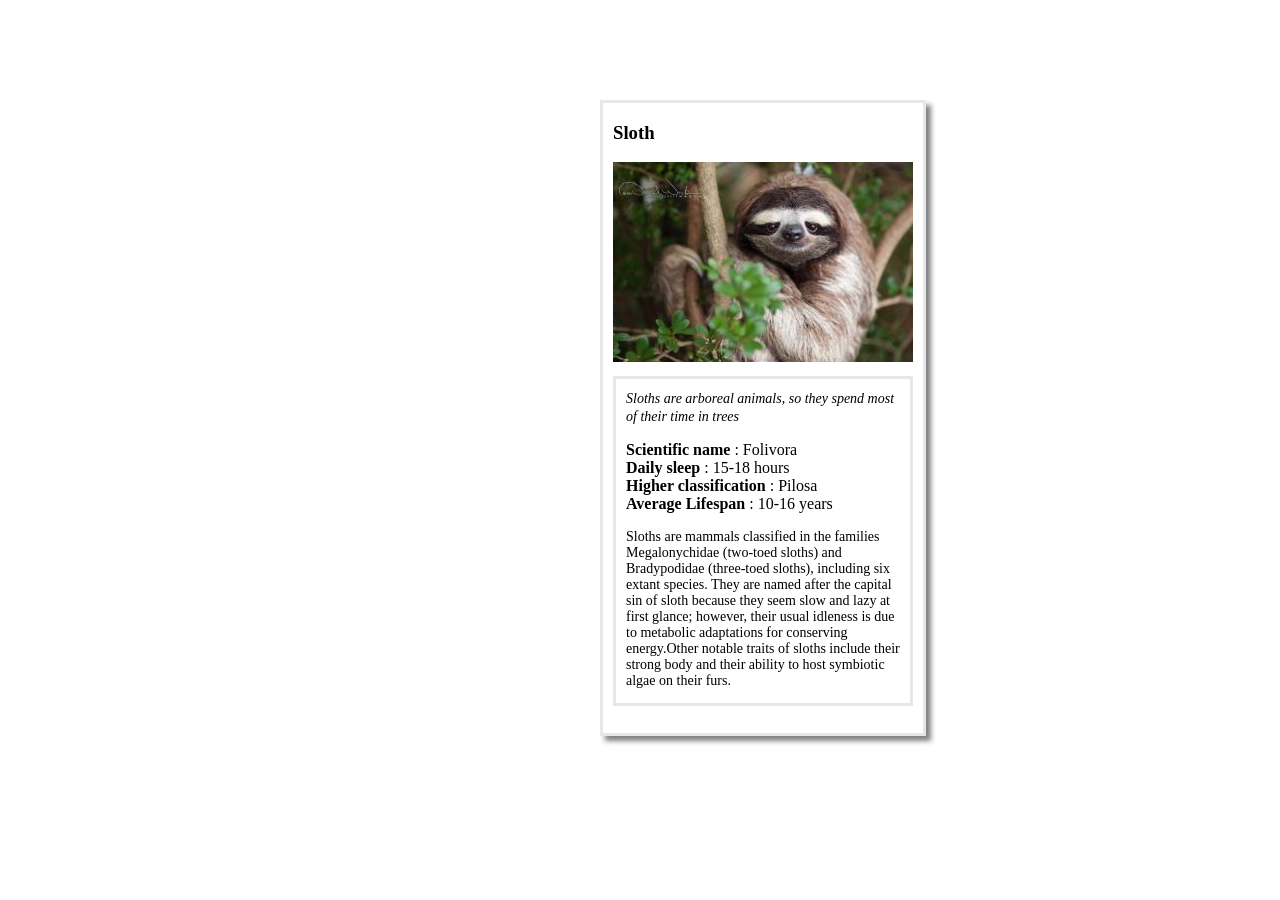
<file: fend-animal-trading-cards-master/card.html>
<!DOCTYPE html>
<html>
<head>
	<meta charset="utf-8">
	<title>Animal Trading Cards</title>
    <link rel="stylesheet" href="styles.css">
   
</head>
<body>
	<div class="border">
		<!-- your favorite animal's name goes here -->
		<h3>Sloth</h3>
		<!-- your favorite animal's image goes here -->
		<img src="sloth.jpg" alt="sloth">
		<div class="border2">
			<!-- your favorite animal's interesting fact goes here -->
            <span class="font1"> <em>Sloths are arboreal animals, so they spend most of their time in trees </em> </span>
			
			<ul>
				<!-- your favorite animal's list items go here -->
                <li><span><strong>Scientific name</strong> </span>: Folivora </li>
				<li><span><strong>Daily sleep</strong> </span>: 15-18 hours</li>
				<li><span><strong>Higher classification</strong> </span>: Pilosa</li>
				<li><span><strong>Average Lifespan</strong> </span>: 10-16 years</li>
			</ul>
			<!-- your favorite animal's description goes here -->
			<p>Sloths are mammals classified in the families Megalonychidae (two-toed sloths) and Bradypodidae (three-toed sloths), including six extant species. They are named after the capital sin of sloth because they seem slow and lazy at first glance; however, their usual idleness is due to metabolic adaptations for conserving energy.Other notable traits of sloths include their strong body and their ability to host symbiotic algae on their furs.</p>
		</div>
	</div>
</body>
</html>
</file>
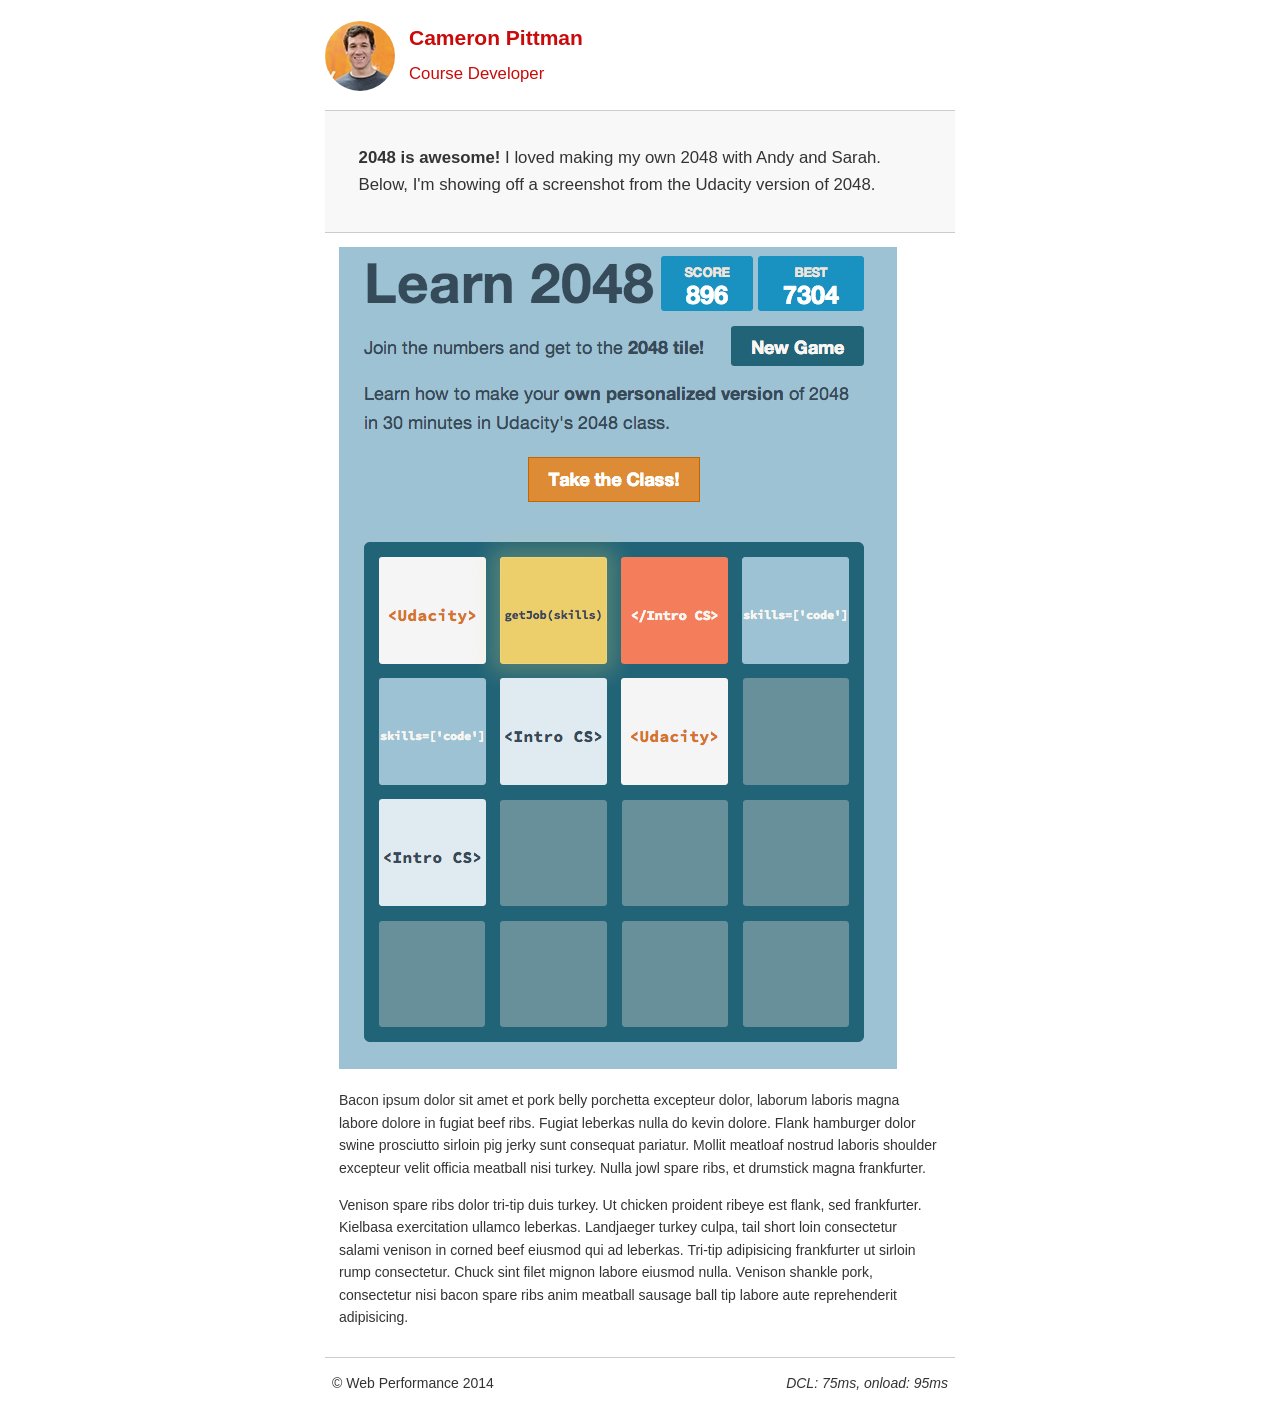
<file: webopt/project-2048.html>
<!DOCTYPE html>
<html lang="en">
  <head>
    <meta charset="utf-8">
    <meta name="viewport" content="width=device-width, initial-scale=1">
    <meta name="description" content=" FILL ME IN ">
    <meta name="author" content=" FILL ME IN ">
    <title>Cameron Pittman: Portfolio</title>

    <!-- Hmm, what is the impact of web fonts on speed? Measure it... -->
    <!-- <link href="//fonts.googleapis.com/css?family=Open+Sans:400,700" rel="stylesheet"> -->

    <link href="css/style.css" rel="stylesheet">
    <link href="css/print.css" rel="stylesheet">

    <script>
      (function(w,g){w['GoogleAnalyticsObject']=g;
      w[g]=w[g]||function(){(w[g].q=w[g].q||[]).push(arguments)};w[g].l=1*new Date();})(window,'ga');

      // Optional TODO: replace with your Google Analytics profile ID.
      ga('create', 'UA-XXXX-Y');
      ga('send', 'pageview');
    </script>
    <script src="//www.google-analytics.com/analytics.js"></script>
    <script src="js/perfmatters.js"></script>
  </head>

  <body>
    <header>
      <a href="/"><img src="img/profilepic.jpg"></a>
      <p>Cameron Pittman<br><span>Course Developer</span></p>
    </header>

    <div class="container">
      <div class="hero">
        <strong>2048 is awesome!</strong> I loved making my own 2048 with Andy and Sarah. Below, I'm showing off a screenshot from the Udacity version of 2048.
      </div>

      <div class="content">

        <img class="img-responsive" src="img/2048.png">

        <p>Bacon ipsum dolor sit amet et pork belly porchetta excepteur dolor, laborum laboris magna labore dolore in fugiat beef ribs. Fugiat leberkas nulla do kevin dolore. Flank hamburger dolor swine prosciutto sirloin pig jerky sunt consequat pariatur. Mollit meatloaf nostrud laboris shoulder excepteur velit officia meatball nisi turkey. Nulla jowl spare ribs, et drumstick magna frankfurter.</p>

        <p>Venison spare ribs dolor tri-tip duis turkey. Ut chicken proident ribeye est flank, sed frankfurter. Kielbasa exercitation ullamco leberkas. Landjaeger turkey culpa, tail short loin consectetur salami venison in corned beef eiusmod qui ad leberkas. Tri-tip adipisicing frankfurter ut sirloin rump consectetur. Chuck sint filet mignon labore eiusmod nulla. Venison shankle pork, consectetur nisi bacon spare ribs anim meatball sausage ball tip labore aute reprehenderit adipisicing.</p>

    </div>

    <footer>
      <p>&copy; Web Performance 2014 <span id="crp-stats"></span></p>
    </footer>
  </body>
</html>
</file>
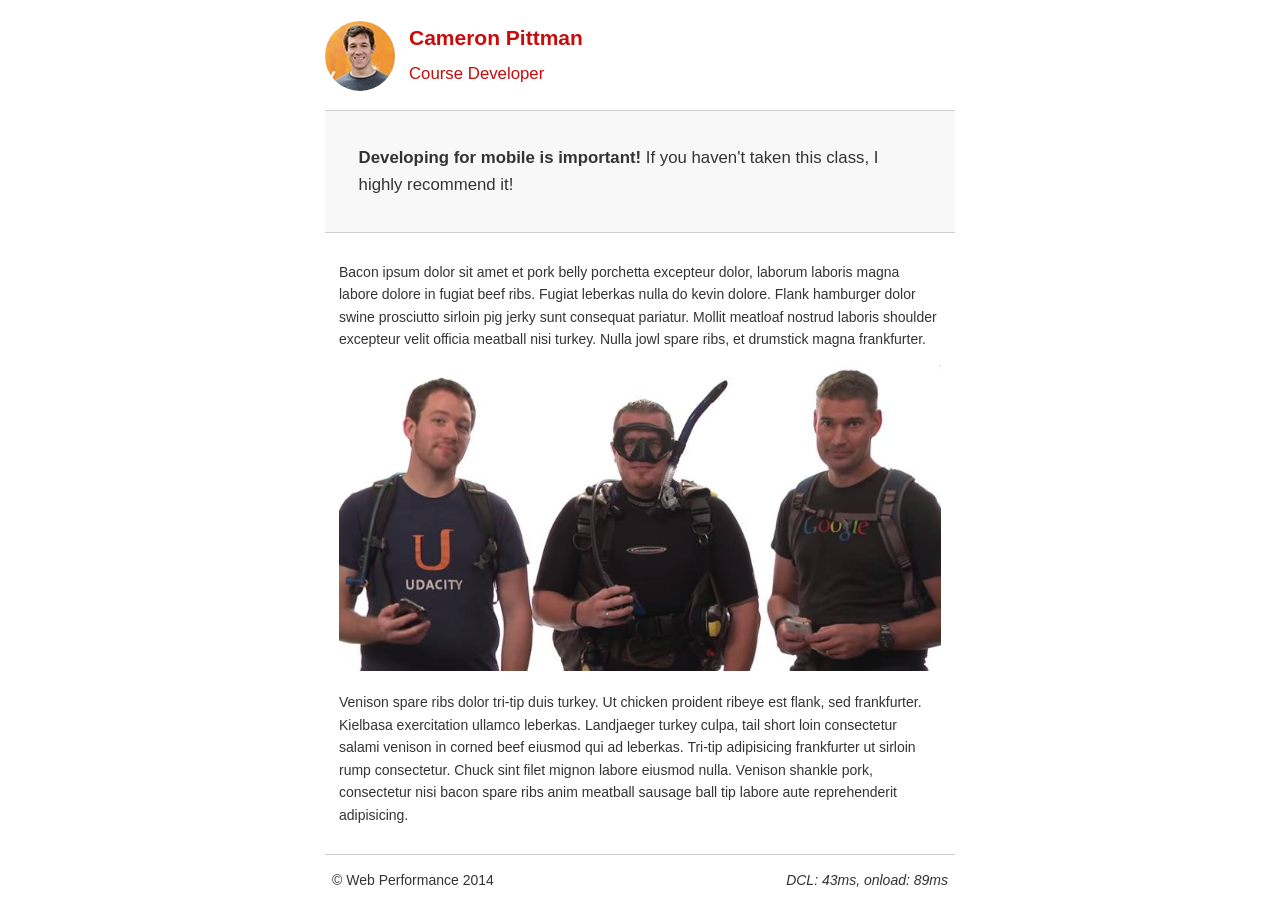
<file: webopt/project-mobile.html>
<!DOCTYPE html>
<html lang="en">
  <head>
    <meta charset="utf-8">
    <meta name="viewport" content="width=device-width, initial-scale=1">
    <meta name="description" content=" FILL ME IN ">
    <meta name="author" content=" FILL ME IN ">
    <title>Cameron Pitman: Portfolio</title>

    <!-- Hmm, what is the impact of web fonts on speed? Measure it... -->
    <!-- <link href="//fonts.googleapis.com/css?family=Open+Sans:400,700" rel="stylesheet"> -->

    <link href="css/style.css" rel="stylesheet">
    <link href="css/print.css" rel="stylesheet">

    <script>
      (function(w,g){w['GoogleAnalyticsObject']=g;
      w[g]=w[g]||function(){(w[g].q=w[g].q||[]).push(arguments)};w[g].l=1*new Date();})(window,'ga');

      // Optional TODO: replace with your Google Analytics profile ID.
      ga('create', 'UA-XXXX-Y');
      ga('send', 'pageview');
    </script>
    <script src="http://www.google-analytics.com/analytics.js"></script>
    <script async src="js/perfmatters.js"></script>
  </head>

  <body>
    <header>
      <a href="/"><img src="img/profilepic.jpg"></a>
      <p>Cameron Pittman<br><span>Course Developer</span></p>
    </header>

    <div class="container">
      <div class="hero">
        <strong>Developing for mobile is important!</strong> If you haven't taken this class, I highly recommend it!
      </div>

      <div class="content">

        <p>Bacon ipsum dolor sit amet et pork belly porchetta excepteur dolor, laborum laboris magna labore dolore in fugiat beef ribs. Fugiat leberkas nulla do kevin dolore. Flank hamburger dolor swine prosciutto sirloin pig jerky sunt consequat pariatur. Mollit meatloaf nostrud laboris shoulder excepteur velit officia meatball nisi turkey. Nulla jowl spare ribs, et drumstick magna frankfurter.</p>

        <img src="img/mobilewebdev.jpg">

        <p>Venison spare ribs dolor tri-tip duis turkey. Ut chicken proident ribeye est flank, sed frankfurter. Kielbasa exercitation ullamco leberkas. Landjaeger turkey culpa, tail short loin consectetur salami venison in corned beef eiusmod qui ad leberkas. Tri-tip adipisicing frankfurter ut sirloin rump consectetur. Chuck sint filet mignon labore eiusmod nulla. Venison shankle pork, consectetur nisi bacon spare ribs anim meatball sausage ball tip labore aute reprehenderit adipisicing.</p>

    </div>

    <footer>
      <p>&copy; Web Performance 2014 <span id="crp-stats"></span></p>
    </footer>
  </body>
</html>
</file>
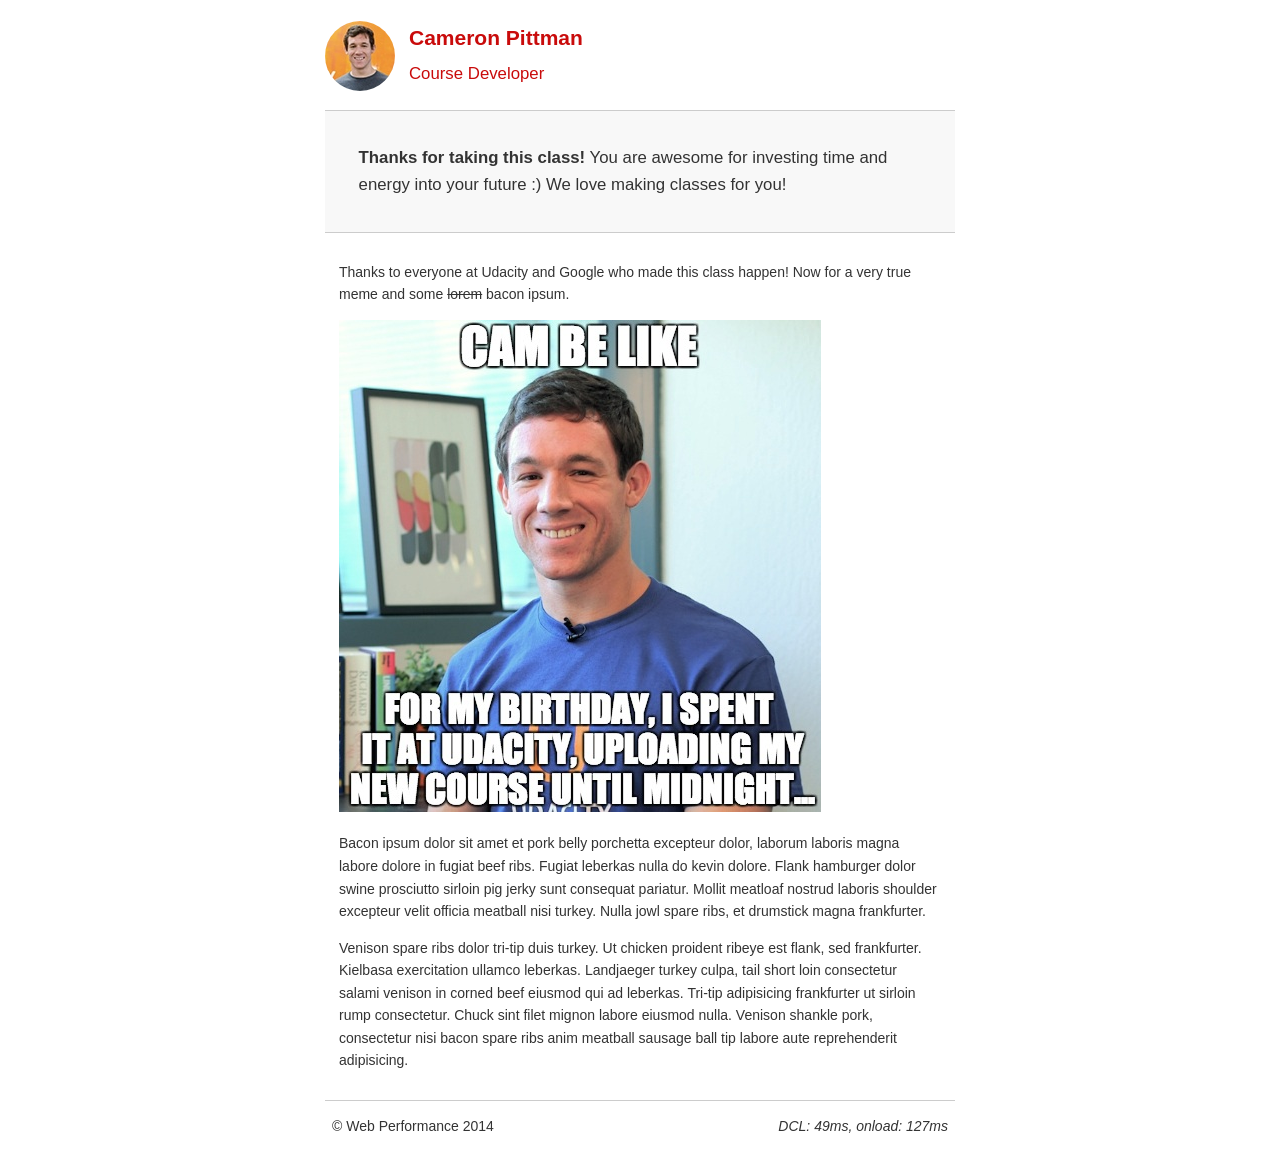
<file: webopt/project-webperf.html>
<!DOCTYPE html>
<html lang="en">
  <head>
    <meta charset="utf-8">
    <meta name="viewport" content="width=device-width, initial-scale=1">
    <meta name="description" content=" FILL ME IN ">
    <meta name="author" content=" FILL ME IN ">
    <title>Cameron Pittman: Portfolio</title>

    <!-- Hmm, what is the impact of web fonts on speed? Measure it... -->
    <!-- <link href="//fonts.googleapis.com/css?family=Open+Sans:400,700" rel="stylesheet"> -->

    <link href="css/style.css" rel="stylesheet">
    <link href="css/print.css" rel="stylesheet">

    <script>
      (function(w,g){w['GoogleAnalyticsObject']=g;
      w[g]=w[g]||function(){(w[g].q=w[g].q||[]).push(arguments)};w[g].l=1*new Date();})(window,'ga');

      // Optional TODO: replace with your Google Analytics profile ID.
      ga('create', 'UA-XXXX-Y');
      ga('send', 'pageview');
    </script>
    <script src="http://www.google-analytics.com/analytics.js"></script>
    <script async src="js/perfmatters.js"></script>
  </head>

  <body>
    <header>
      <a href="/"><img src="img/profilepic.jpg"></a>
      <p>Cameron Pittman<br><span>Course Developer</span></p>
    </header>

    <div class="container">
      <div class="hero">
        <strong>Thanks for taking this class!</strong> You are awesome for investing time and energy into your future :) We love making classes for you!
      </div>

      <div class="content">

        <p>Thanks to everyone at Udacity and Google who made this class happen! Now for a very true meme and some <strike>lorem</strike> bacon ipsum.</p>

        <img src="img/cam_be_like.jpg">

        <p>Bacon ipsum dolor sit amet et pork belly porchetta excepteur dolor, laborum laboris magna labore dolore in fugiat beef ribs. Fugiat leberkas nulla do kevin dolore. Flank hamburger dolor swine prosciutto sirloin pig jerky sunt consequat pariatur. Mollit meatloaf nostrud laboris shoulder excepteur velit officia meatball nisi turkey. Nulla jowl spare ribs, et drumstick magna frankfurter.</p>

        <p>Venison spare ribs dolor tri-tip duis turkey. Ut chicken proident ribeye est flank, sed frankfurter. Kielbasa exercitation ullamco leberkas. Landjaeger turkey culpa, tail short loin consectetur salami venison in corned beef eiusmod qui ad leberkas. Tri-tip adipisicing frankfurter ut sirloin rump consectetur. Chuck sint filet mignon labore eiusmod nulla. Venison shankle pork, consectetur nisi bacon spare ribs anim meatball sausage ball tip labore aute reprehenderit adipisicing.</p>

    </div>

    <footer>
      <p>&copy; Web Performance 2014 <span id="crp-stats"></span></p>
    </footer>
  </body>
</html>
</file>
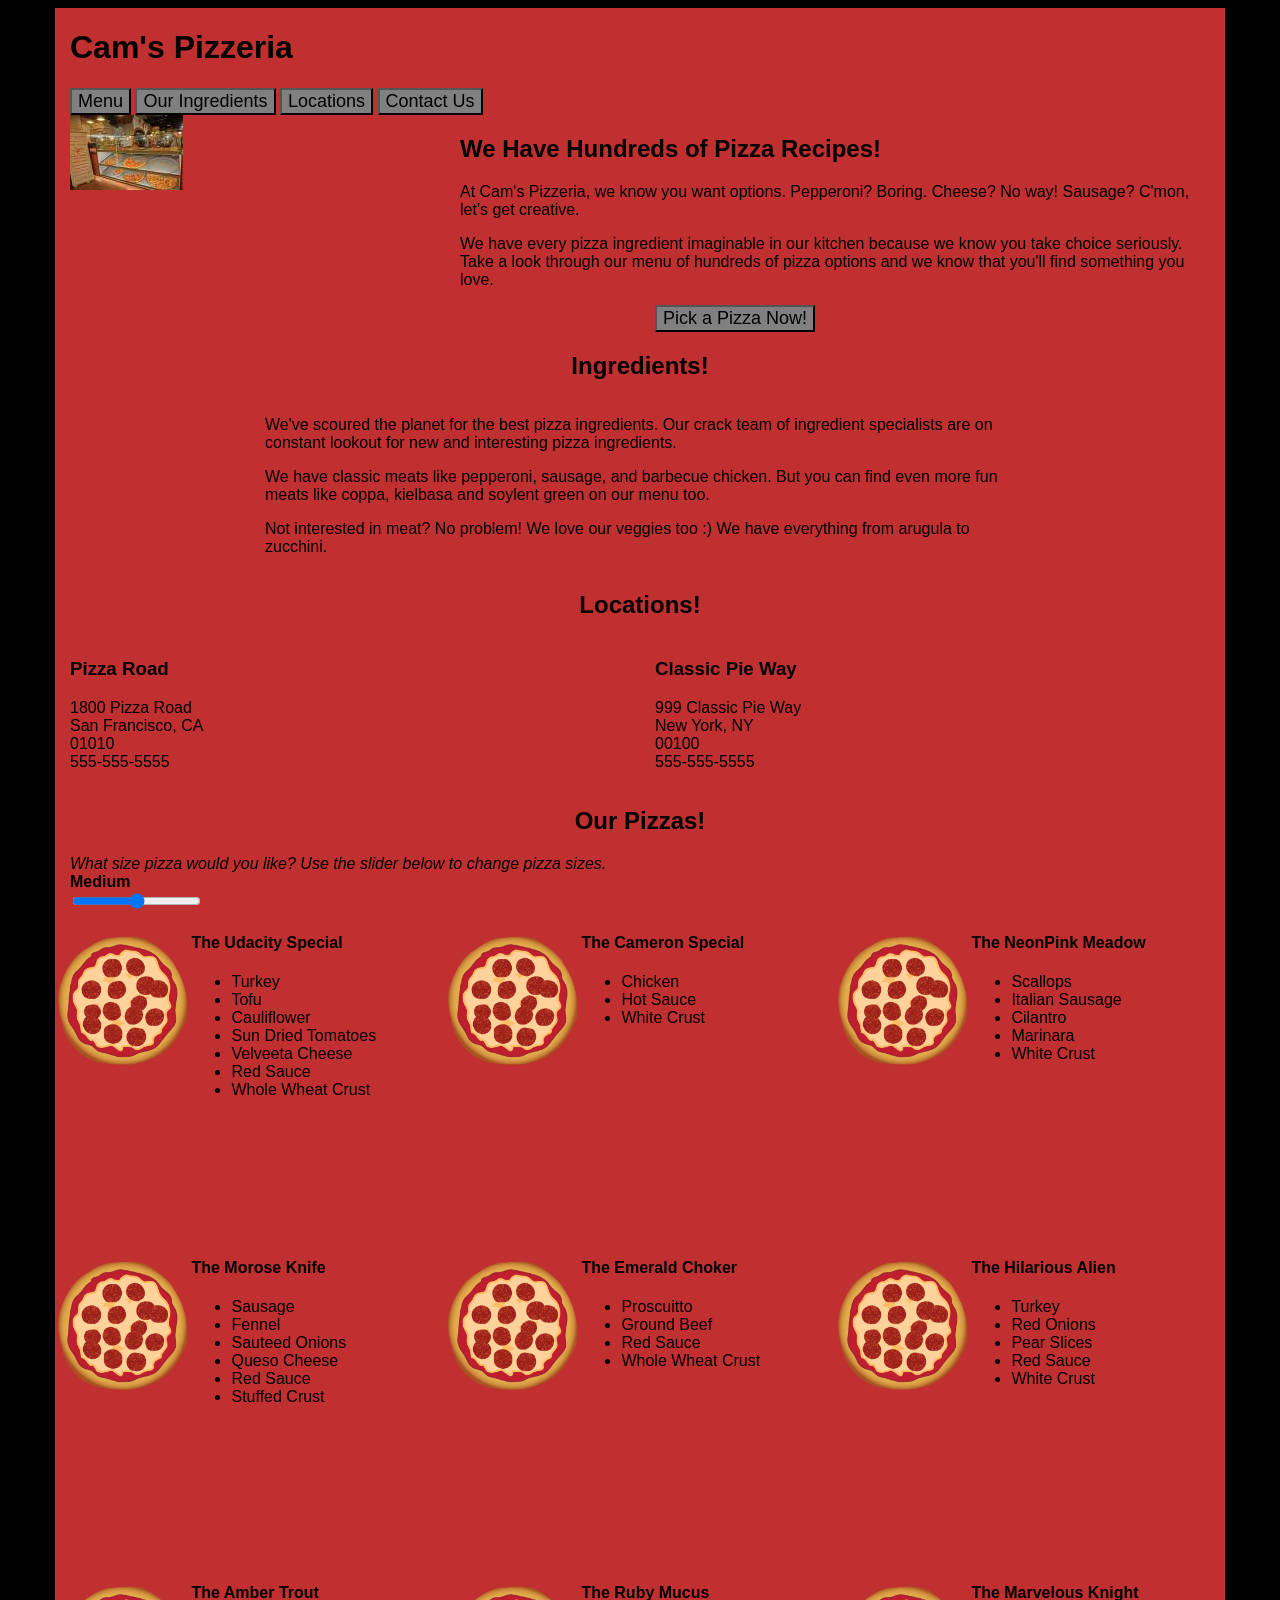
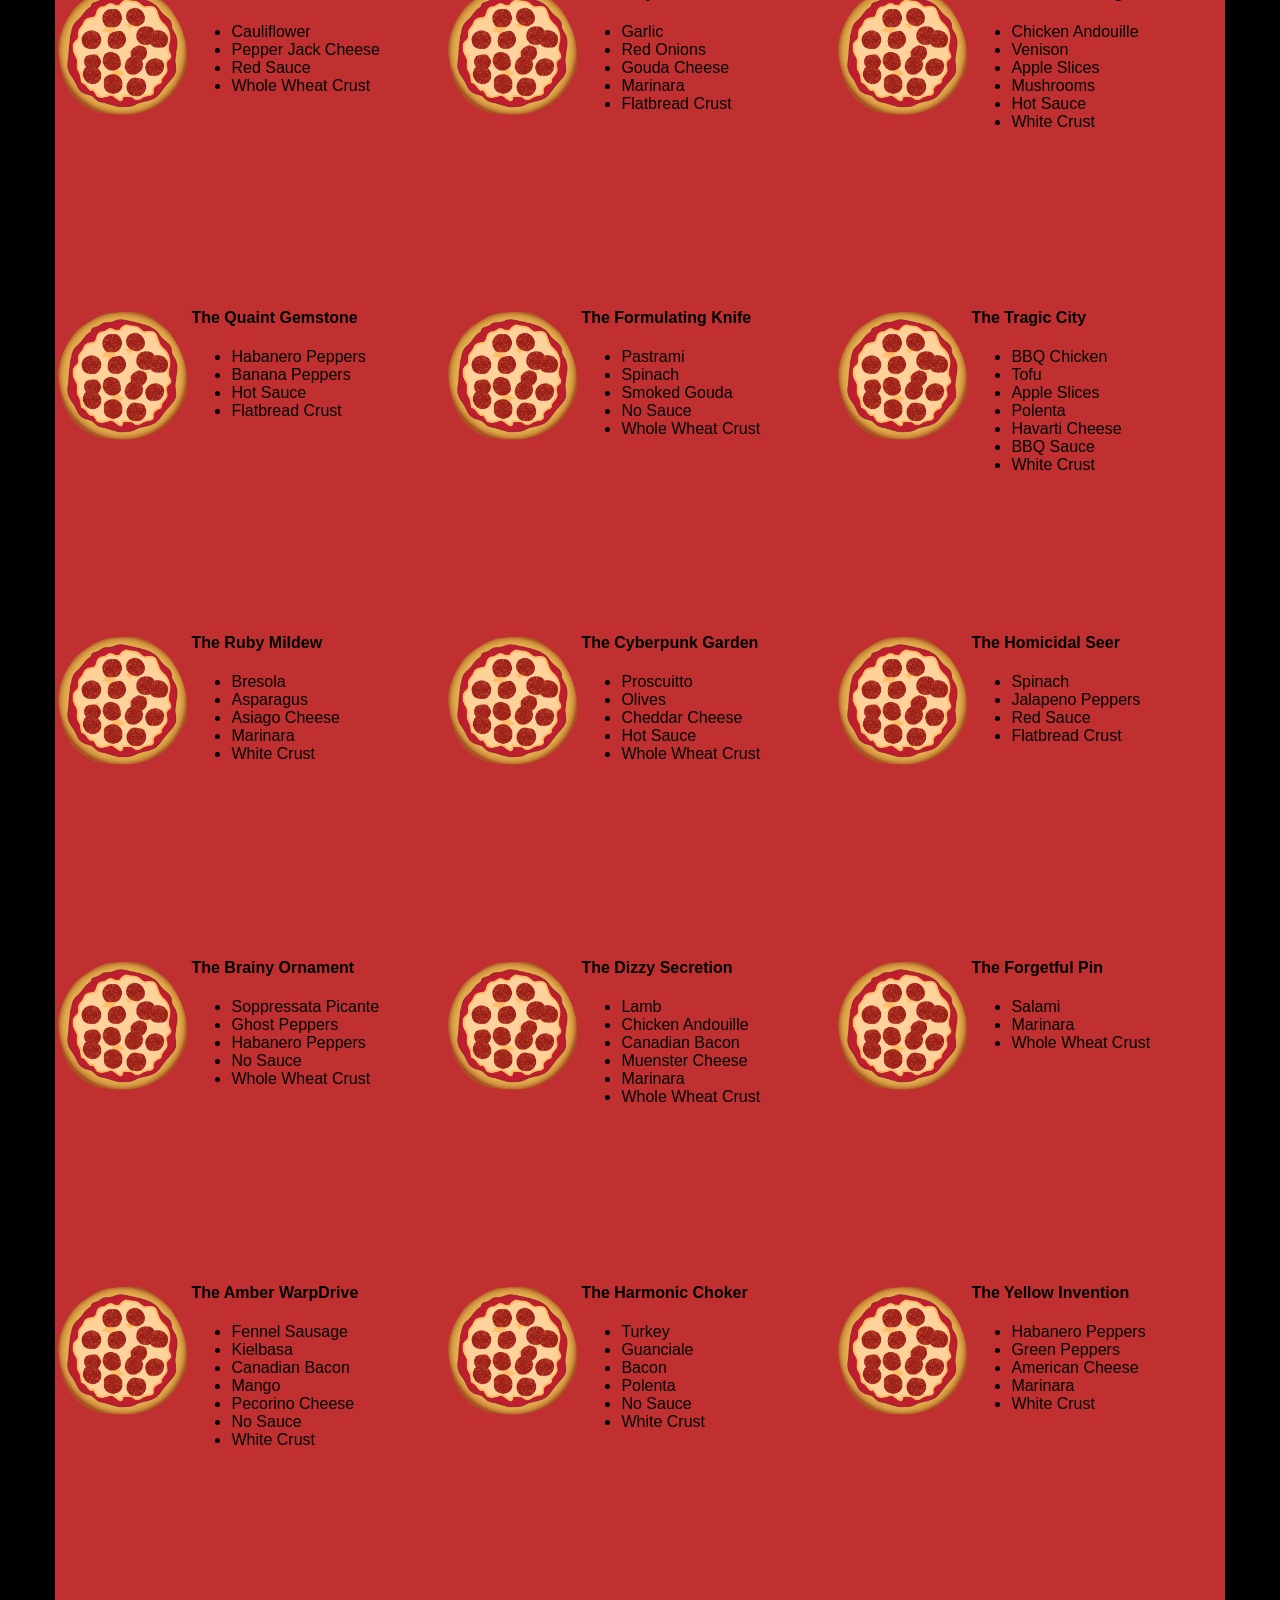
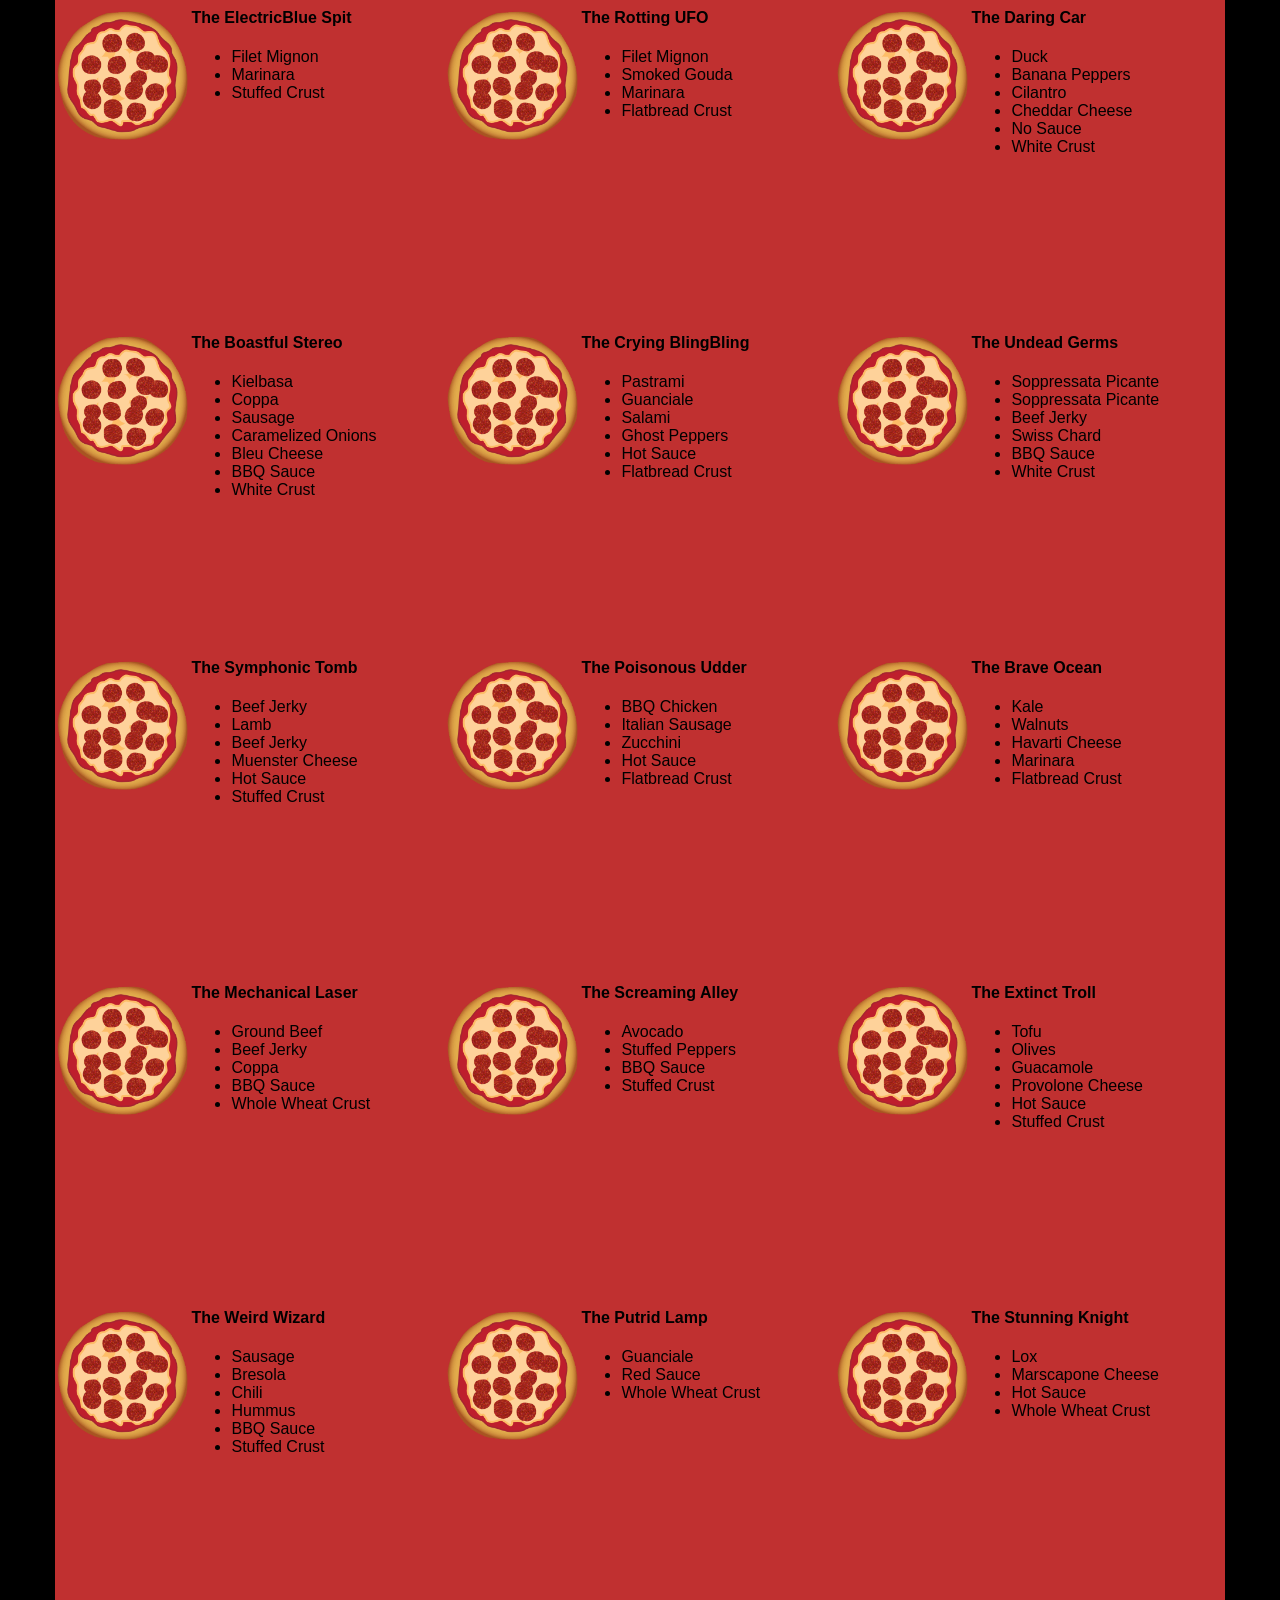
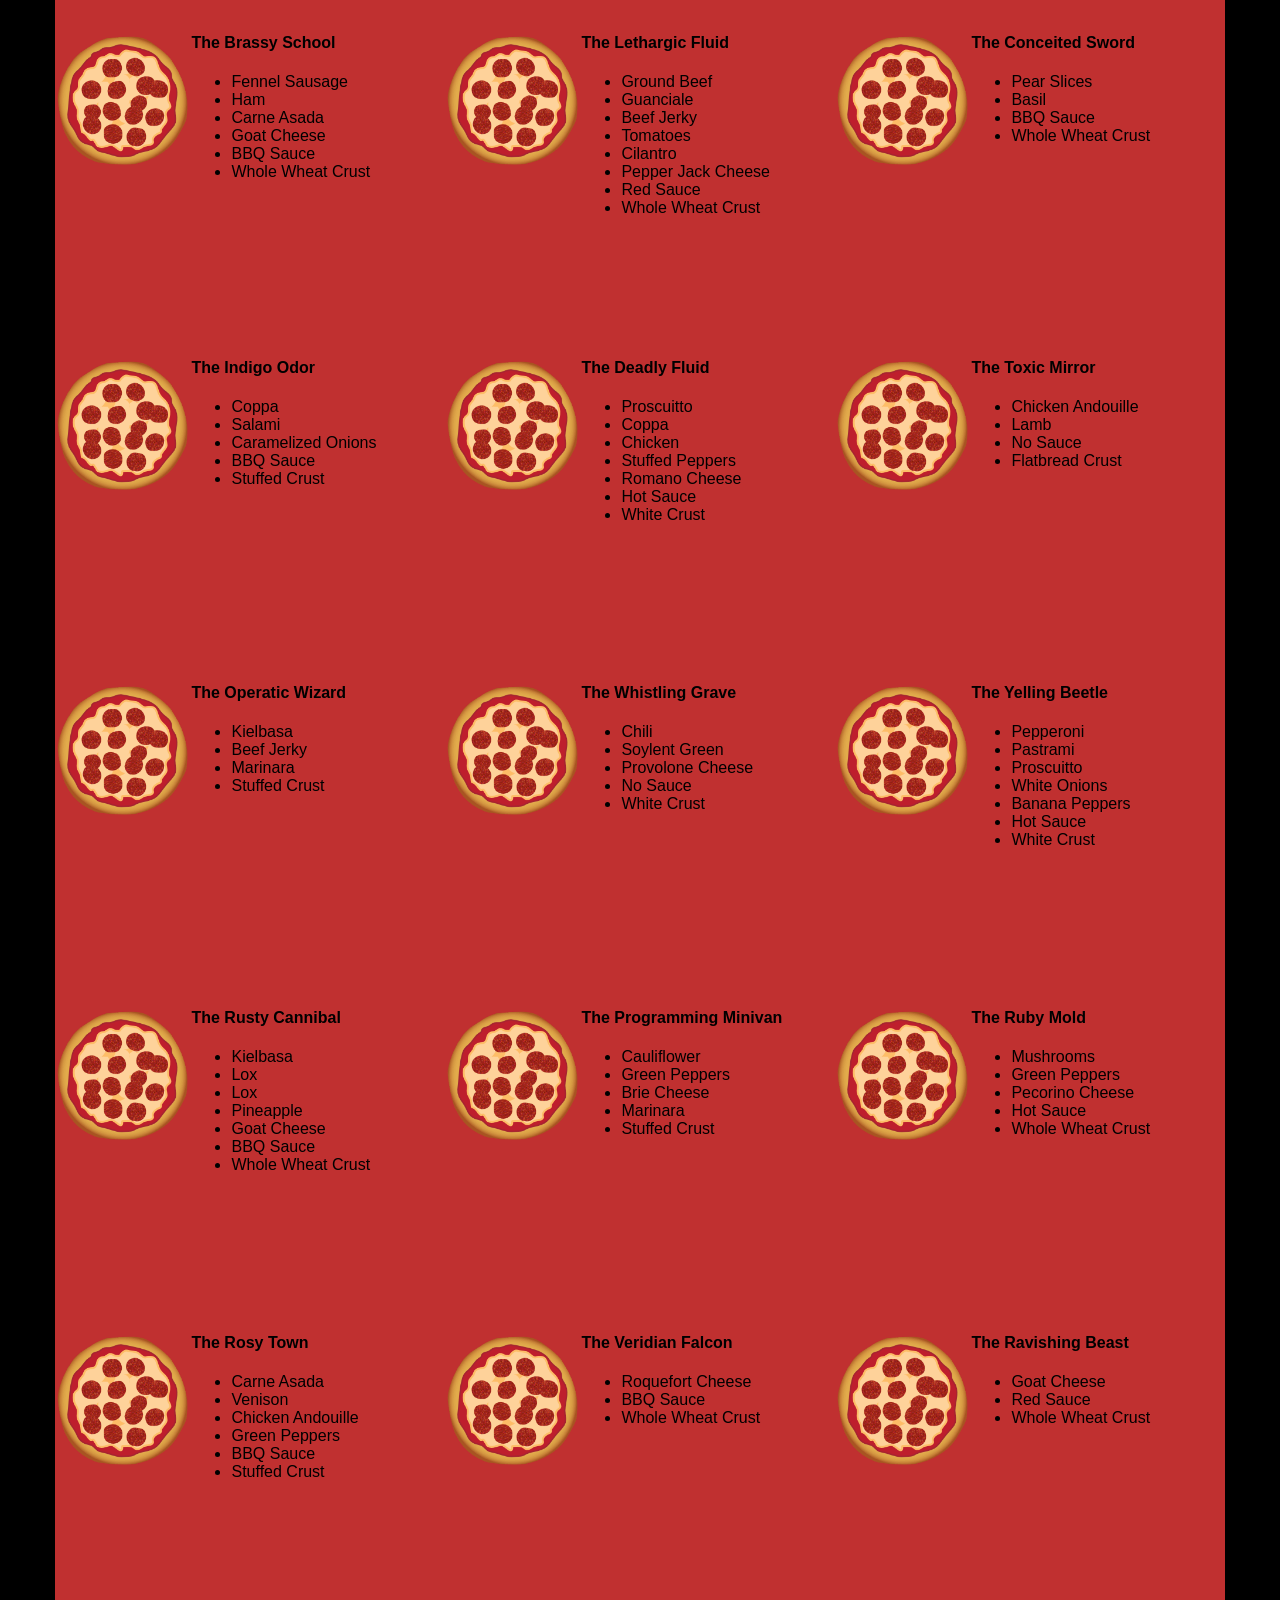
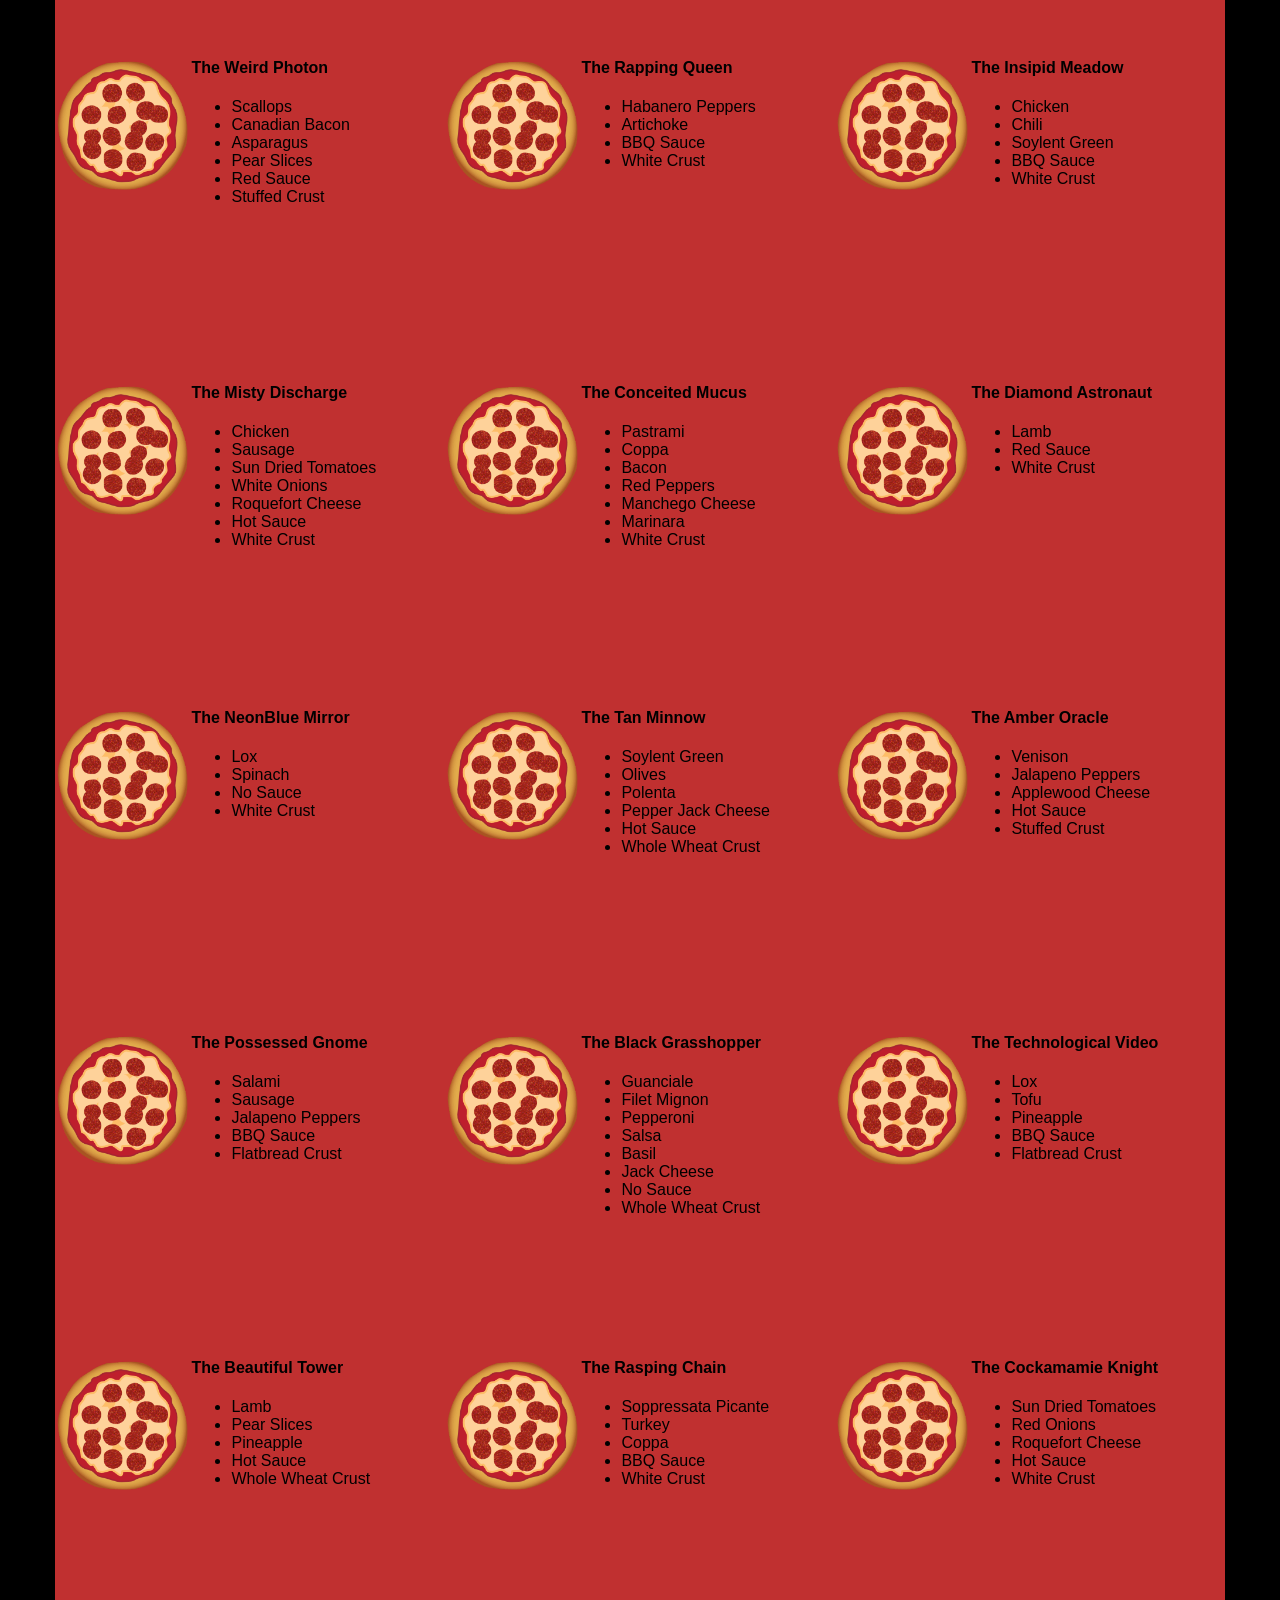
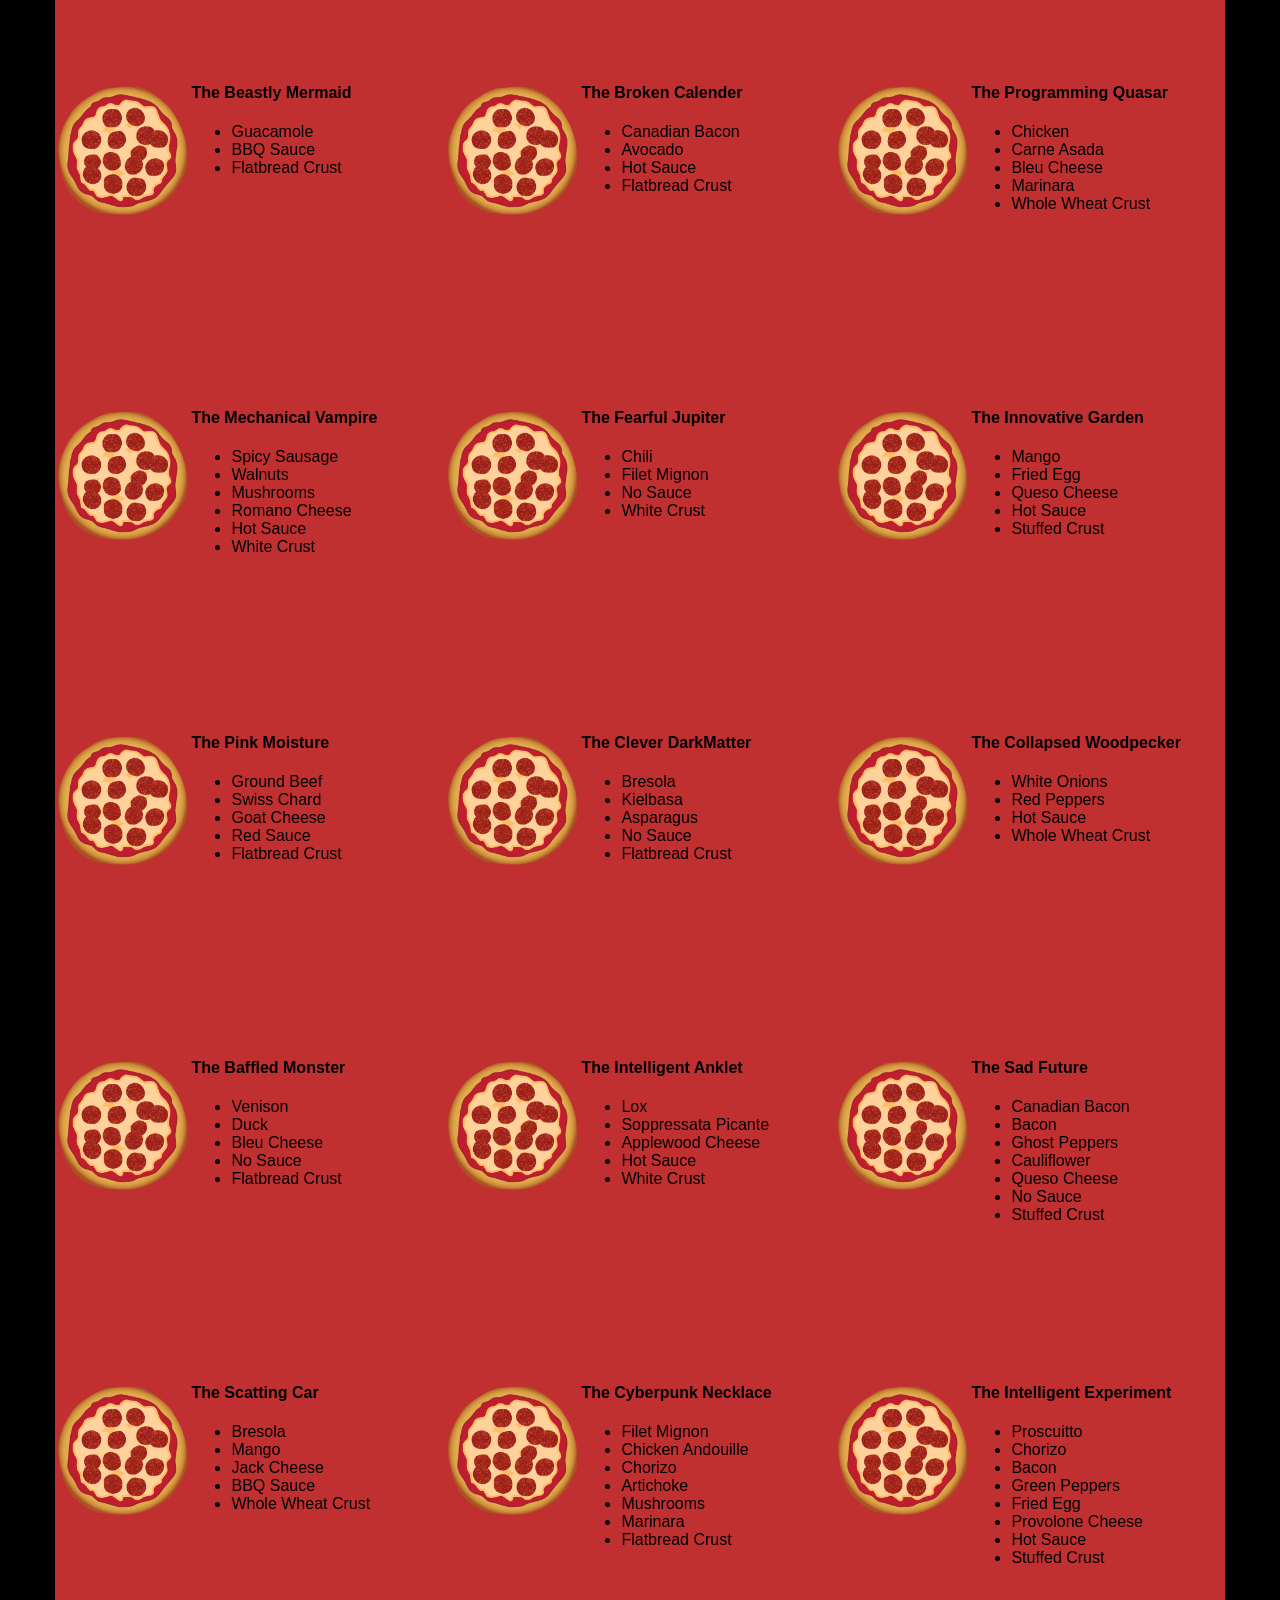
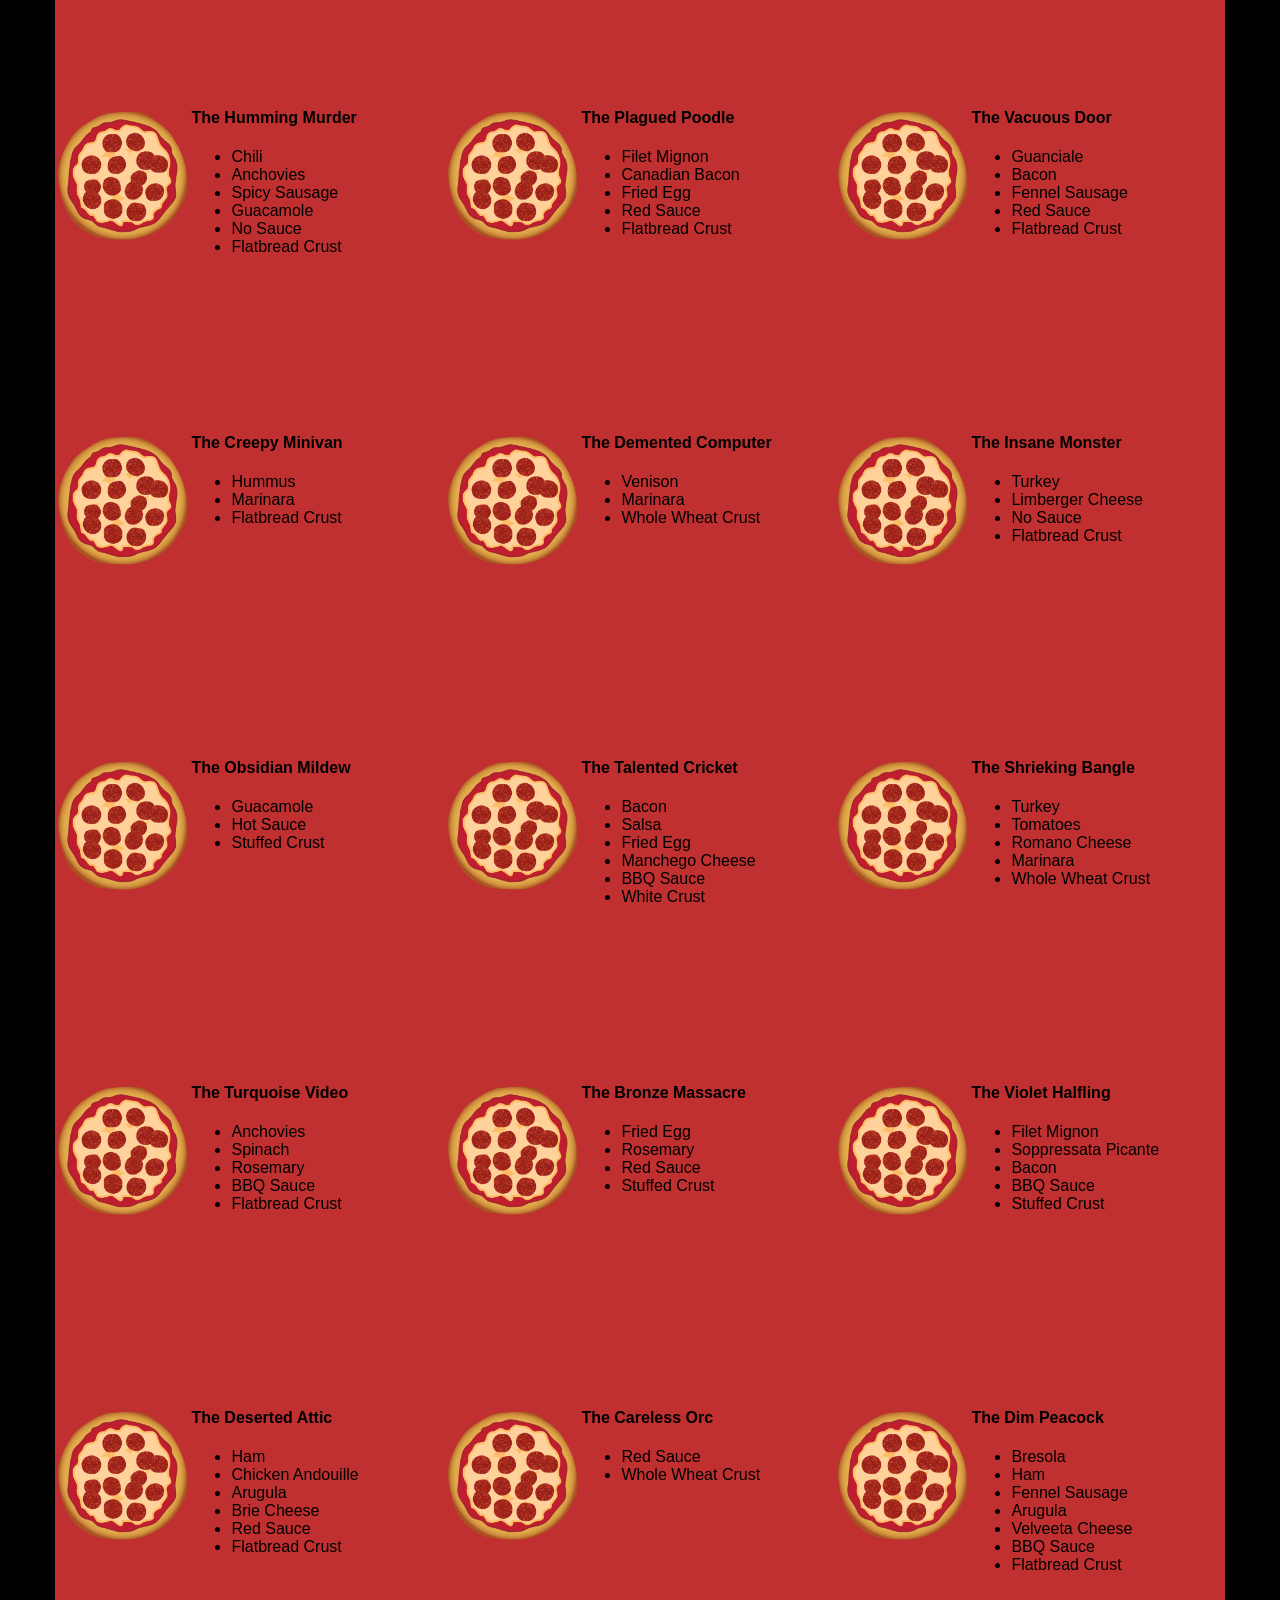
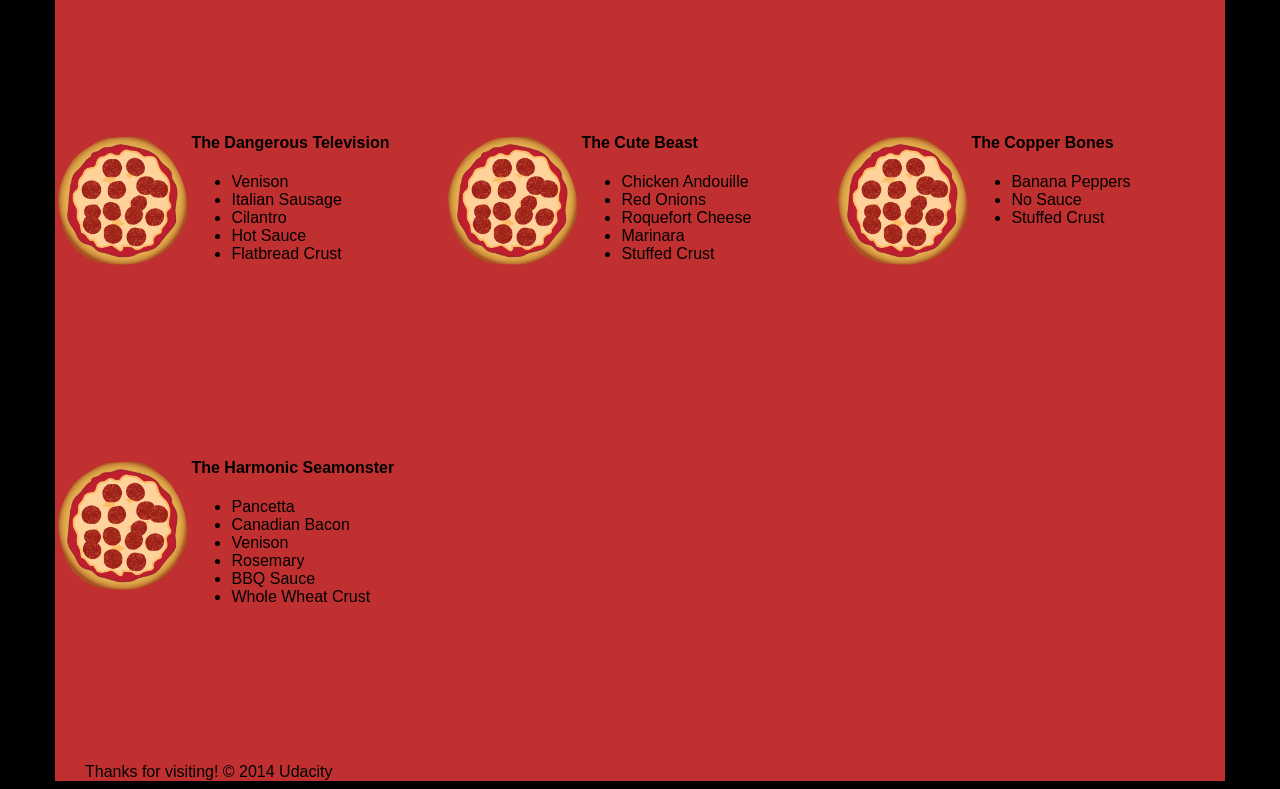
<file: webopt/views/pizza.html>
<!DOCTYPE HTML>
<html>
<head>
  <link rel="stylesheet" href="css/style.css">
  <link rel="stylesheet" href="css/bootstrap-grid.css">
</head>

<body>
  <div class="container">
    <div id="header" class="row">
      <div class="col-md-6">
        <div class="row">
          <div class="col-md-12">
            <h1>Cam's Pizzeria</h1>
            <div class="row">
              <div id="menu" class="col-md-12">
                <form action="#randomPizzas">
                  <input type="submit" value="Menu">
                </form>
                <form action="#ingredients">
                  <input type="submit" value="Our Ingredients">
                </form>
                <form action="#locations">
                  <input type="submit" value="Locations">
                </form>
                <form action="#" onsubmit="alert('Thanks for clicking! This button doesn\'t do anything because this is a fake pizzeria :\)')">
                  <input type="submit" value="Contact Us">
                </form>
              </div>
            </div>
          </div>
        </div>
      </div>
      <div id="movingPizzas1" class="col-md-6">
      </div>
    </div>
    <div id="callToAction" class="row">
      <div class="col-md-4">
        <img src="images/pizzeria.jpg" class="img-responsive"> <!-- Image credit to: http://commons.wikimedia.org/wiki/File:HK_TST_night_%E5%98%89%E8%98%AD%E9%81%93_Granville_Road_restaurant_Paisano's_Pizzeria_pizza_Dec-2013.JPG -->
      </div>
      <div class="col-md-8">
        <div class="row">
          <div class="col-md-12">
            <h2>We Have Hundreds of Pizza Recipes!</h2>
            <p>At Cam's Pizzeria, we know you want options. Pepperoni? Boring. Cheese? No way! Sausage? C'mon, let's get creative.</p>

            <p>We have every pizza ingredient imaginable in our kitchen because we know you take choice seriously. Take a look through our menu of hundreds of pizza options and we know that you'll find something you love.</p>
          </div>
        </div>
        <div class="row">
          <div class="col-md-6 col-md-push-3">
            <form action="#randomPizzas">
              <input type="submit" value="Pick a Pizza Now!">
            </form>
          </div>
        </div>
      </div>
    </div>
    <div id="ingredients" class="row">
      <div class="col-md-8 col-md-push-2">
        <div class="row">
          <div class="col-md-12 centered">
            <h2>Ingredients!</h2>
          </div>
        </div>
        <div class="row">
          <div class="col-md-12">
            <p>We've scoured the planet for the best pizza ingredients. Our crack team of ingredient specialists are on constant lookout for new and interesting pizza ingredients.</p>

            <p>We have classic meats like pepperoni, sausage, and barbecue chicken. But you can find even more fun meats like coppa, kielbasa and soylent green on our menu too.</p>

            <p>Not interested in meat? No problem! We love our veggies too :) We have everything from arugula to zucchini.</p>
          </div>
        </div>
      </div>
    </div>
    <div id="locations" class="row">
      <div class="col-md-12">
        <h2 style="text-align: center">Locations!</h2>
        <div class="row">
          <div class="col-md-6">
            <h3>Pizza Road</h3>
            <p>1800 Pizza Road<br>San Francisco, CA<br>01010<br>555-555-5555</p>
          </div>
          <div class="col-md-6">
            <h3>Classic Pie Way</h3>
            <p>999 Classic Pie Way<br>New York, NY<br>00100<br>555-555-5555</p>
          </div>
        </div>
      </div>
    </div>
    <div id="pizzaGenerator" class="row">
      <div class="col-md-12">
        <h2 style="text-align: center">Our Pizzas!</h2>
        <div class="row">
          <div class="col-md-12">
            <em>What size pizza would you like? Use the slider below to change pizza sizes.</em>
          </div>
          <div id="pizzaSize" class="col-md-6">Medium</div>
          <div class="col-md-12">
            <input id="sizeSlider" type="range" min="1" max="3" value="2" step="1" onchange="resizePizzas(this.value)"></input>
          </div>
        </div>
        <div id="randomPizzas" class="row">
          <div id="pizza0" class="randomPizzaContainer" style="width:33.33%; height: 325px;">
            <div style="width:35%">
              <img src="images/pizza.png" class="img-responsive">
            </div>
            <div style="width:65%">
              <h4>The Udacity Special</h4>
              <ul>
                <li>Turkey</li>
                <li>Tofu</li>
                <li>Cauliflower</li>
                <li>Sun Dried Tomatoes</li>
                <li>Velveeta Cheese</li>
                <li>Red Sauce</li>
                <li>Whole Wheat Crust</li>
              </ul>
            </div>
          </div>
          <div id="pizza1" class="randomPizzaContainer" style="width:33.33%; height: 325px;">
            <div style="width:35%">
              <img src="images/pizza.png" class="img-responsive">
            </div>
            <div style="width:65%">
              <h4>The Cameron Special</h4>
              <ul>
                <li>Chicken</li>
                <li>Hot Sauce</li>
                <li>White Crust</li>
              </ul>
            </div>
          </div>
        </div>
      </div>
    </div>
    <div id="footer" class="col-md-12">Thanks for visiting! &copy; 2014 Udacity</div>
  </div>
  <script defer async type="text/javascript" src="js/main.js"></script>
</body>

</html>
</html>
</file>
<file: fend-animal-trading-cards-master/styles.css>
body
{
    margin-left: 600px;
    margin-top: 100px;
    margin-bottom: 100px; 
    
}
.border
{
    border-style: solid;
    border-color: #E5E7E9;
    box-shadow: 5px 5px 5px grey;
    padding-left: 10px;
    padding-right: 10px;
    width: 300px;
    height: 630px;
}

.border2
{
    border-style: solid;
    border-color: #E5E7E9;
    padding-left: 10px;
    padding-right: 10px;
    padding-top: 10px;
    margin-top: 10px;
}

h3
{
    font-family: "Times New Roman", Times, serif;
}

.font1
{
    
    font-size: 14px;
    
}

ul
{
    
    list-style-type: none;
     display: table;
  margin-left: 0;
  padding-left: 0;
   
}
li{
    text-align: left;
}
p{
     font-size: 14px;
    
}
</file>
<file: webopt/css/style.css>
html {
  font-size: 100%;
  overflow-y: scroll;
  -webkit-tap-highlight-color: rgba(0,0,0,0);
  -ms-text-size-adjust: 100%;
  -webkit-text-size-adjust: none;
}
body { margin: 0; font-size: 14px; line-height: 1.61; font-weight: 400; }
body, button, input, select, textarea { font-family: 'Open Sans', sans-serif; color: #333; }

a { color: #12C; }
a:visited { color: #61C; }
a:focus { outline: thin dotted; }
a:hover, a:active { color: #c00; outline: 0; }

b, strong { font-weight: bold; }
pre, code { font-family: monospace, monospace; font-size: 1em; }
ul, ol { margin: 1em 0; padding: 0 0 0 20px; }
img { border: 0; max-width: 100%; }

body { background: #fff; }
header, footer, .container { max-width: 45em; margin: 0 auto; }

header { padding: 0 0.5em; color: #C90B0B; }
header img { border-radius: 40px; float: left; }
header p { font-size:1.5em; font-weight: bold; padding-left: 4em;}
header p span { font-size: 0.8em; font-weight: normal;}

.hero { padding: 2em; background-color: #f8f8f8; font-size:1.2em;
  border-bottom: 1px solid #ccc;
  border-top: 1px solid #ccc;
}

.content { padding: 1em 1em; }
.content li { list-style-type: none; font-size: 1.1em;}
li img { float:left; padding-right: 1em; }
li p { font-size: 0.9em; font-style: italic; }

footer {
  padding: 0 0.5em;
  border-top: 1px solid #ccc;
}
footer span { float: right; font-style: italic; }

/* Smartphones (portrait) */
@media only screen and (max-width: 480px) {
  body { font-size: 12px;}
  header p { padding-left: 4.5em;}
}
</file>
<file: webopt/css/print.css>
@media print {
  * { background: transparent !important; color: black !important; text-shadow: none !important; filter:none !important; -ms-filter: none !important; }
  a, a:visited { color: #444 !important; text-decoration: underline; }
  a[href]:after { content: " (" attr(href) ")"; }
  tr, img { page-break-inside: avoid; }
  img { max-width: 100% !important; }
  @page { margin: 0.5cm; }
  p, h2, h3 { orphans: 3; widows: 3; }
  h2, h3{ page-break-after: avoid; }
}
</file>
<file: webopt/views/css/style.css>
/** {
  outline: 1px solid red !important;
}*/
* {
  -webkit-box-sizing: border-box;
  -moz-box-sizing: border-box;
  -box-sizing: border-box;
}

body {
  font-family: "Trebuchet MS", Helvetica, sans-serif;
  background: black;
}

input {
  background: grey;
  font-size: 18px;
}

form {
  display: inline-block;
}

.centered {
  text-align: center;
}

#pizzaSize {
  font-weight: 800;
}

.mover {
  position: fixed;
  width: 256px;
  z-index: -1;
}

.randomPizzaContainer {
  float: left;
  display: flex;
}

.randomPizzaContainer:after {
  content: "";
  display: table;
  clear:both;
}

 .container {
  background-color: rgba(240, 60, 60, 0.8);
}
</file>
